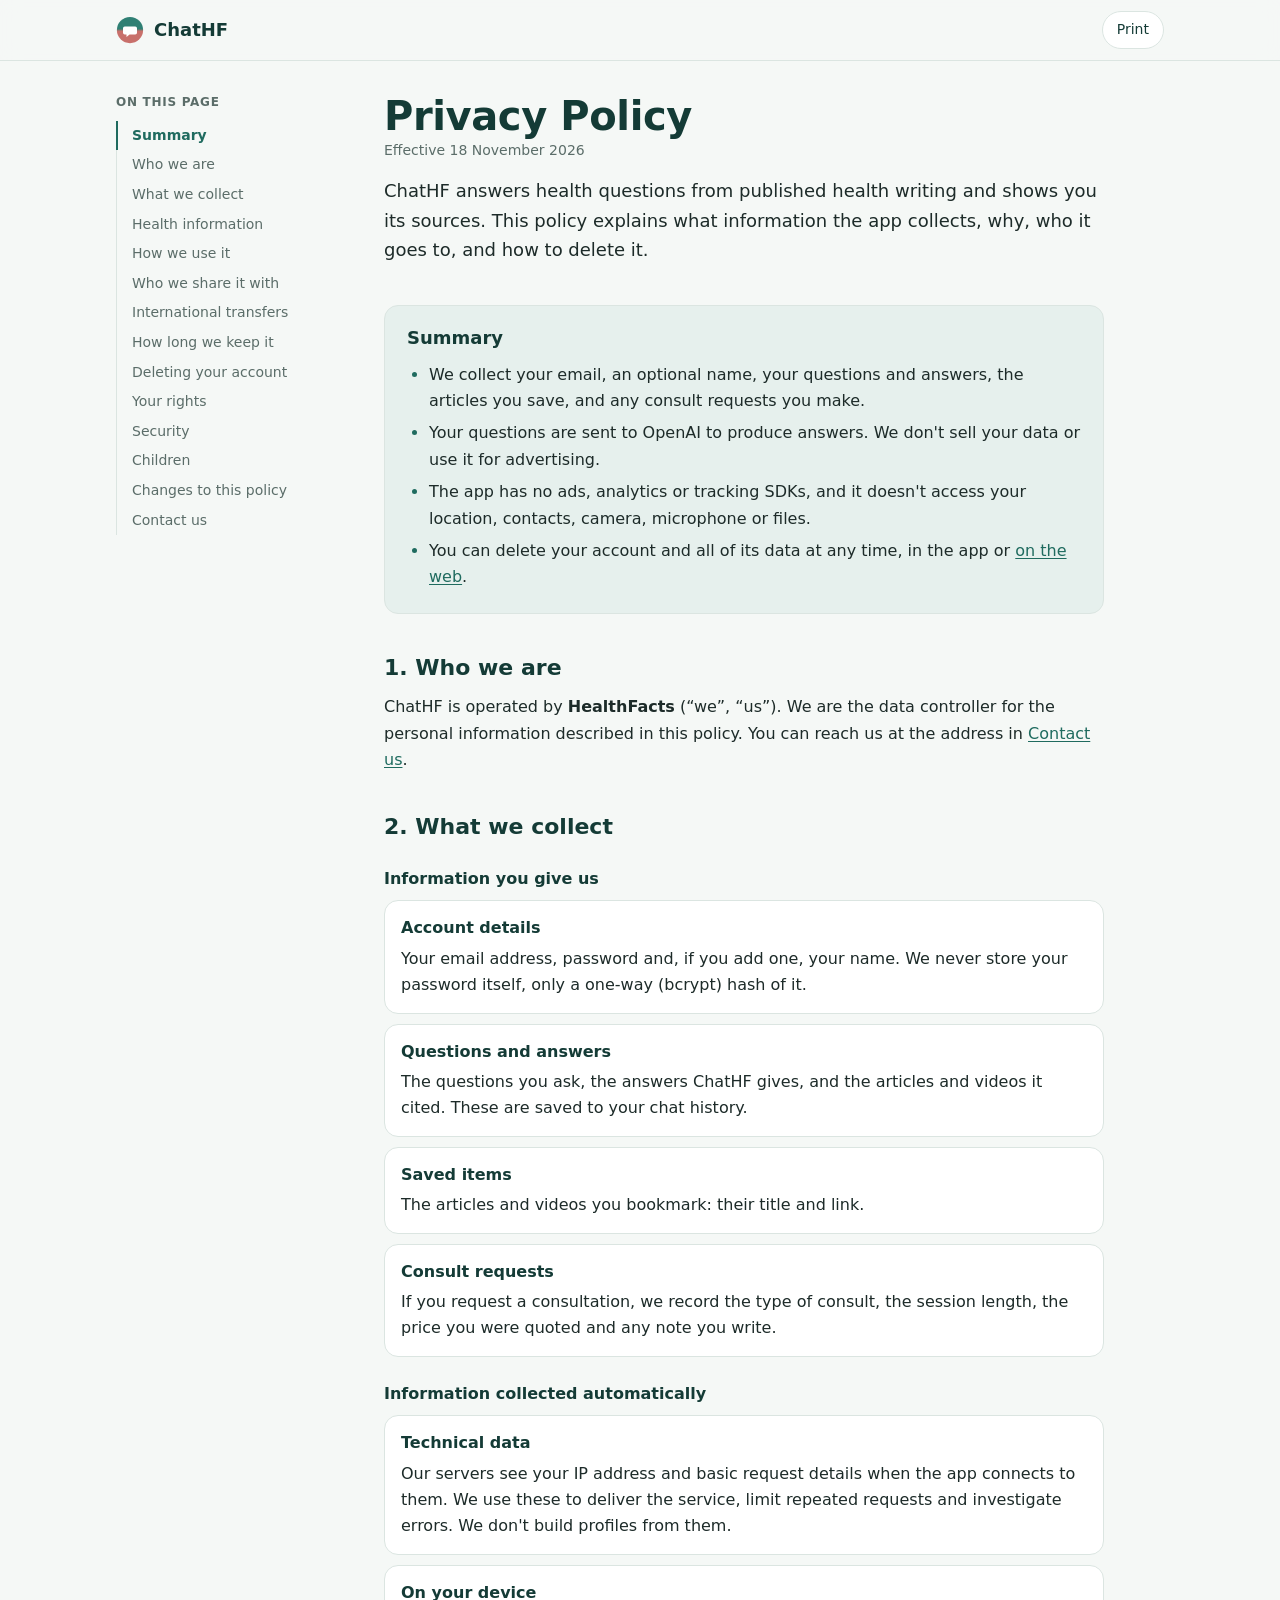
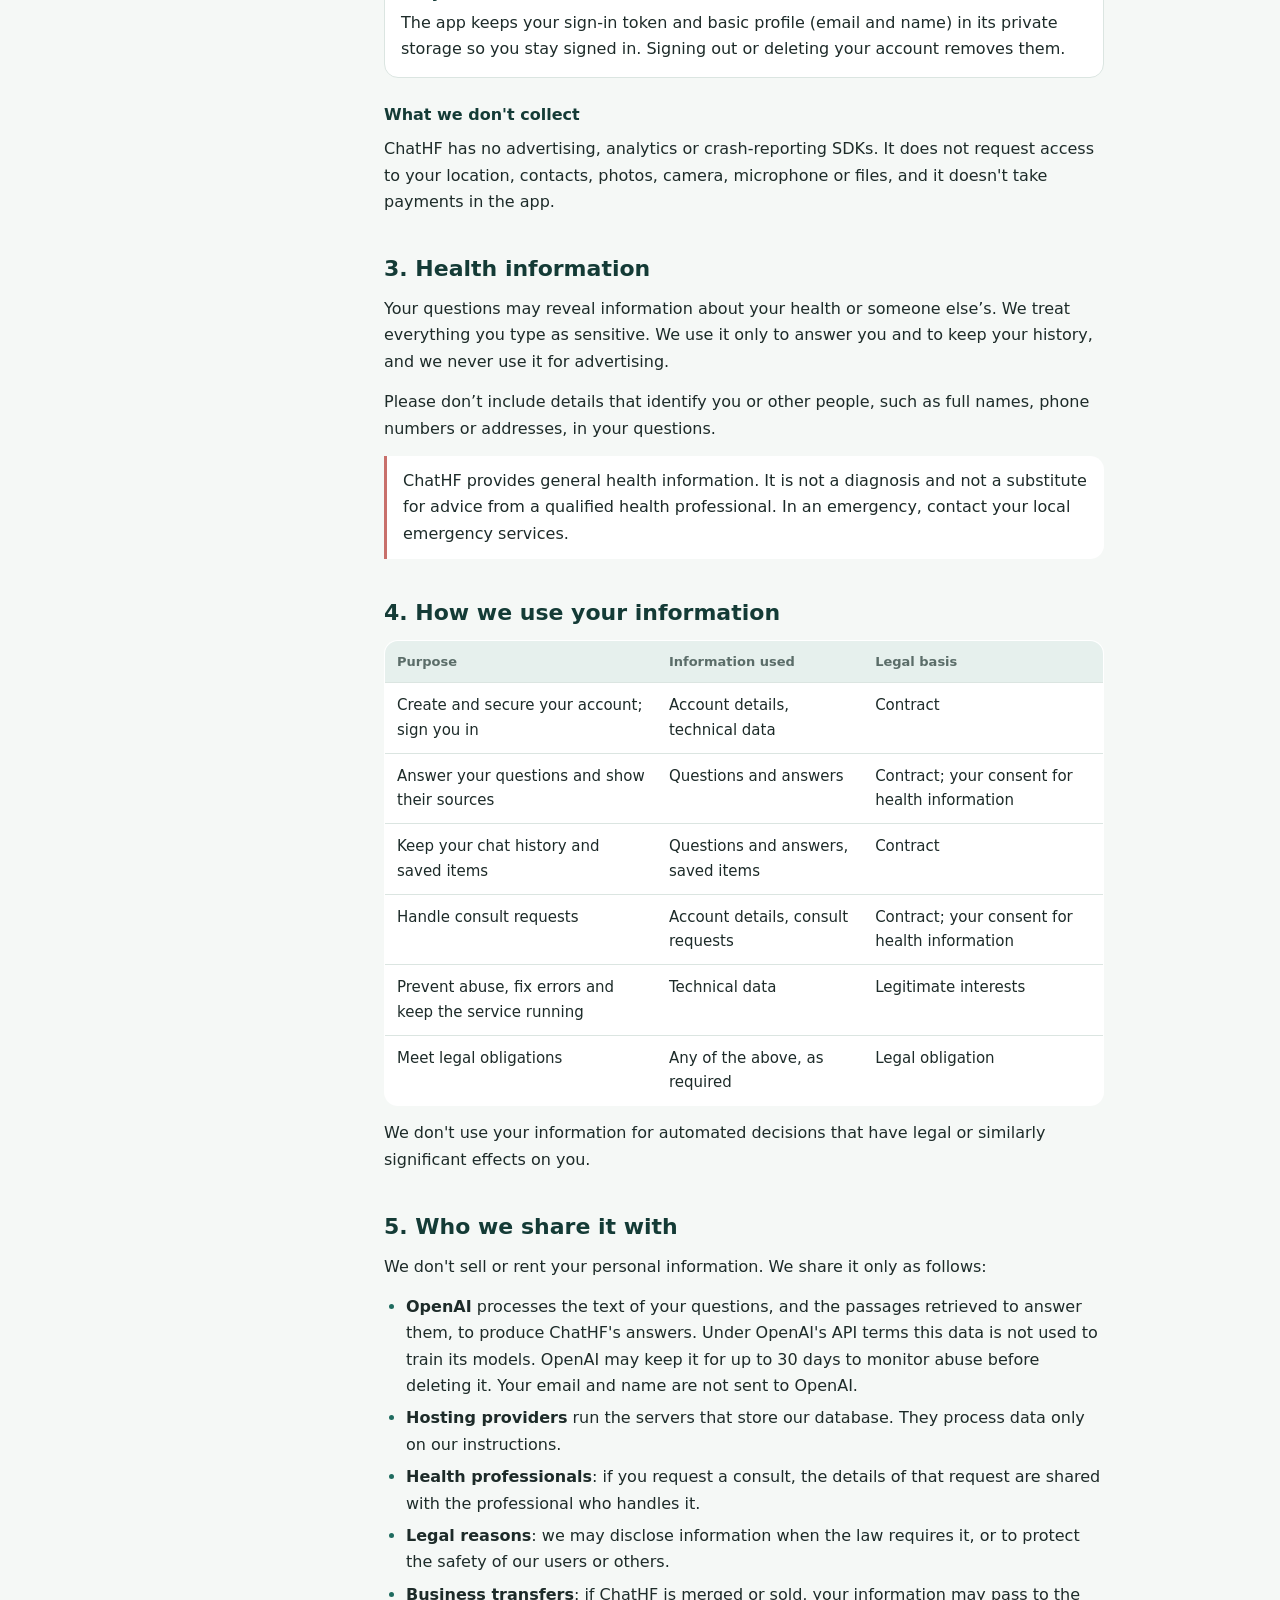
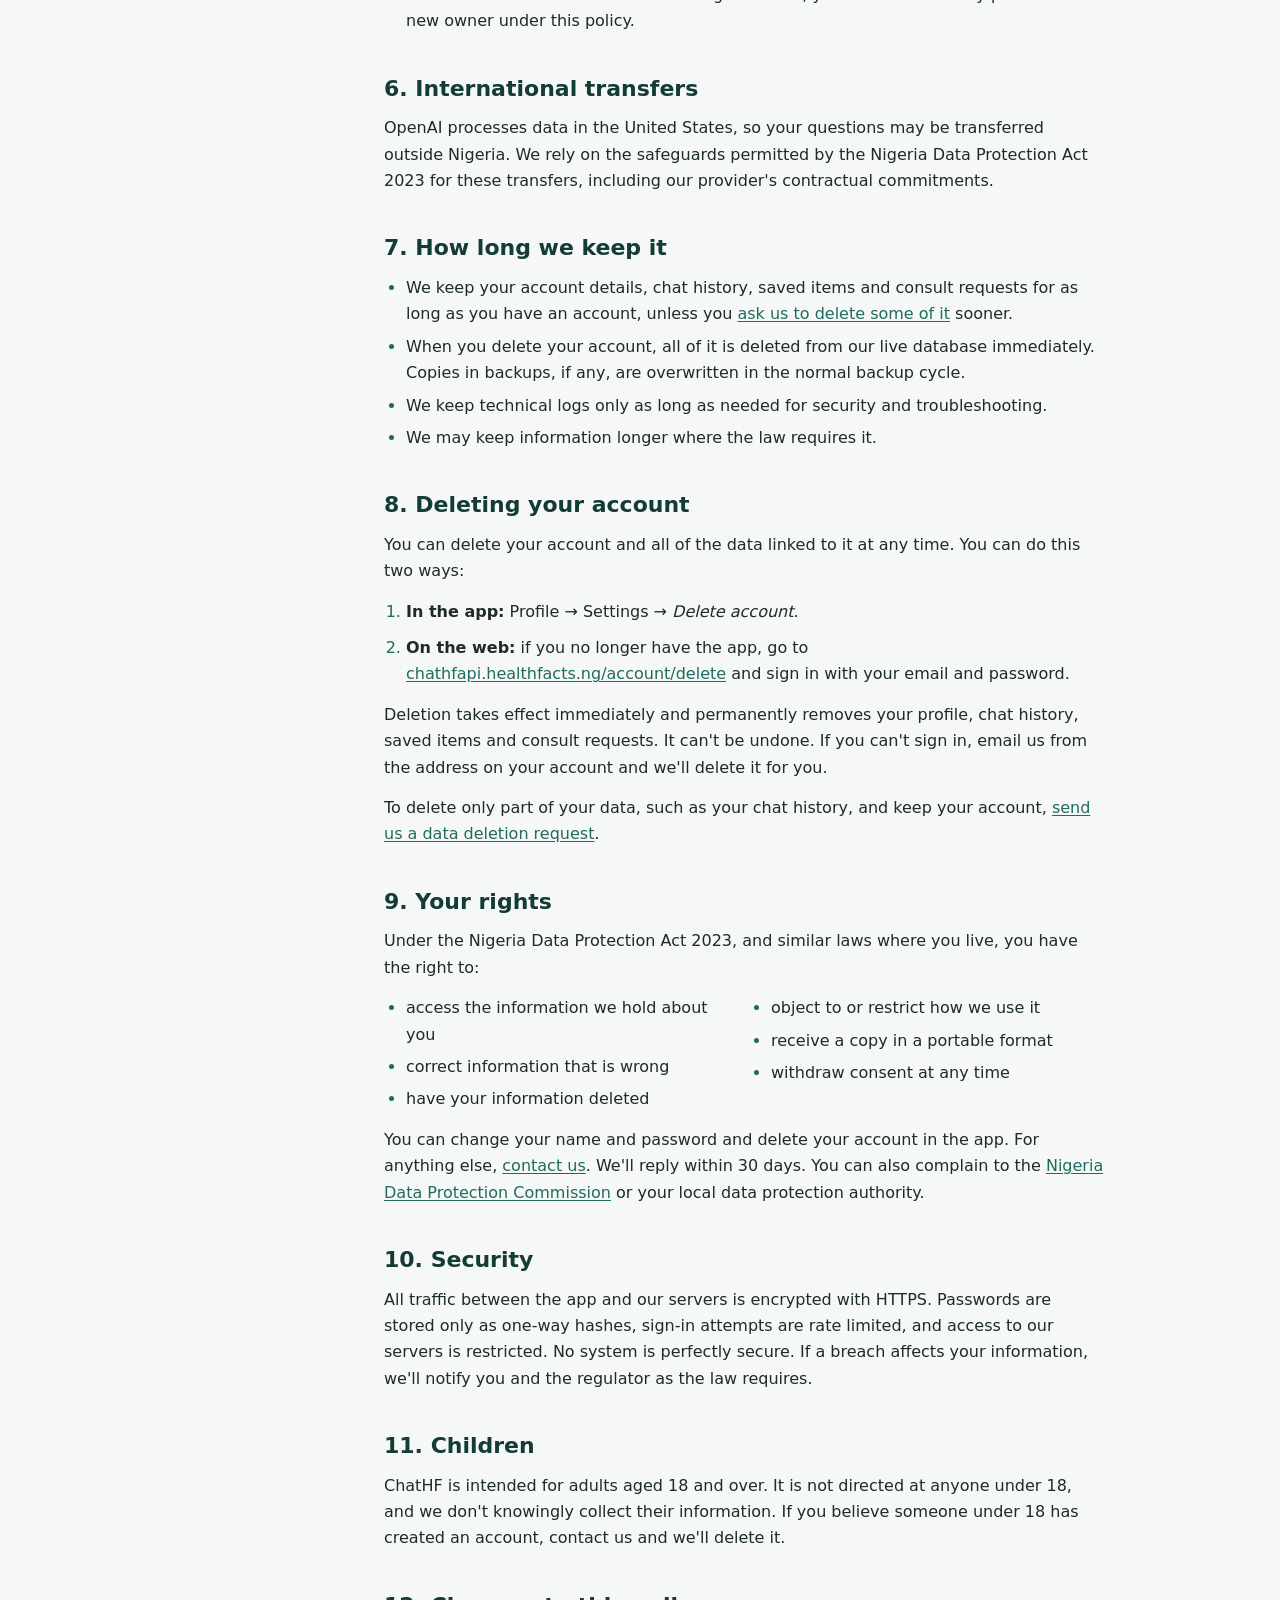
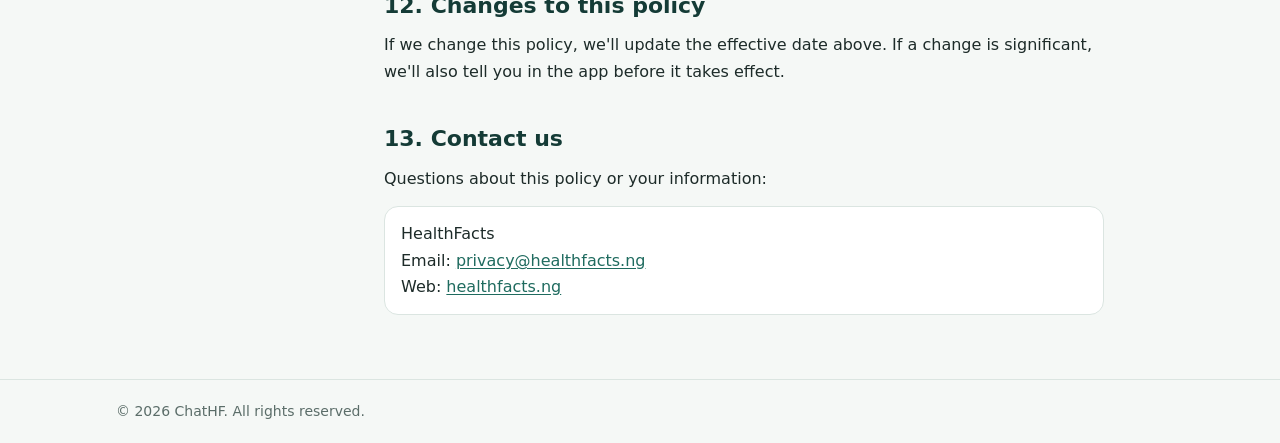
<file: index.html>
<!doctype html>
<html lang="en">
<head>
  <meta charset="utf-8">
  <meta name="viewport" content="width=device-width, initial-scale=1">
  <title>Privacy Policy · ChatHF</title>
  <meta name="description" content="How ChatHF collects, uses, shares and deletes your information.">
  <meta name="theme-color" content="#1f6b5f">
  <link rel="icon" href="favicon.svg" type="image/svg+xml">
  <link rel="stylesheet" href="styles.css">
</head>
<body>
  <a class="skip" href="#main">Skip to content</a>

  <header class="masthead">
    <div class="wrap masthead__inner">
      <a class="brand" href="./" aria-label="ChatHF privacy policy home">
        <img src="favicon.svg" alt="" width="28" height="28">
        <span>ChatHF</span>
      </a>
      <button class="print" type="button" data-print>Print</button>
    </div>
  </header>

  <div class="wrap layout">
    <nav class="toc" aria-label="On this page">
      <p class="toc__title">On this page</p>
      <ol>
        <li><a href="#summary">Summary</a></li>
        <li><a href="#who-we-are">Who we are</a></li>
        <li><a href="#what-we-collect">What we collect</a></li>
        <li><a href="#health-information">Health information</a></li>
        <li><a href="#how-we-use">How we use it</a></li>
        <li><a href="#sharing">Who we share it with</a></li>
        <li><a href="#transfers">International transfers</a></li>
        <li><a href="#retention">How long we keep it</a></li>
        <li><a href="#delete">Deleting your account</a></li>
        <li><a href="#rights">Your rights</a></li>
        <li><a href="#security">Security</a></li>
        <li><a href="#children">Children</a></li>
        <li><a href="#changes">Changes to this policy</a></li>
        <li><a href="#contact">Contact us</a></li>
      </ol>
    </nav>

    <main id="main" class="doc">
      <h1>Privacy Policy</h1>
      <p class="meta">Effective <time datetime="2026-11-18">18 November 2026</time></p>

      <p class="lead">
        ChatHF answers health questions from published health writing and shows
        you its sources. This policy explains what information the app collects,
        why, who it goes to, and how to delete it.
      </p>

      <section id="summary" class="summary" aria-labelledby="summary-title">
        <h2 id="summary-title">Summary</h2>
        <ul>
          <li>We collect your email, an optional name, your questions and answers, the articles you save, and any consult requests you make.</li>
          <li>Your questions are sent to OpenAI to produce answers. We don't sell your data or use it for advertising.</li>
          <li>The app has no ads, analytics or tracking SDKs, and it doesn't access your location, contacts, camera, microphone or files.</li>
          <li>You can delete your account and all of its data at any time, in the app or <a href="#delete">on the web</a>.</li>
        </ul>
      </section>

      <section id="who-we-are">
        <h2>1. Who we are</h2>
        <p>
          ChatHF is operated by <strong data-fill="operator">HealthFacts</strong>
          (“we”, “us”). We are the data controller for the personal information
          described in this policy. You can reach us at the address in
          <a href="#contact">Contact us</a>.
        </p>
      </section>

      <section id="what-we-collect">
        <h2>2. What we collect</h2>

        <h3>Information you give us</h3>
        <dl class="data">
          <div>
            <dt>Account details</dt>
            <dd>Your email address, password and, if you add one, your name. We never store your password itself, only a one-way (bcrypt) hash of it.</dd>
          </div>
          <div>
            <dt>Questions and answers</dt>
            <dd>The questions you ask, the answers ChatHF gives, and the articles and videos it cited. These are saved to your chat history.</dd>
          </div>
          <div>
            <dt>Saved items</dt>
            <dd>The articles and videos you bookmark: their title and link.</dd>
          </div>
          <div>
            <dt>Consult requests</dt>
            <dd>If you request a consultation, we record the type of consult, the session length, the price you were quoted and any note you write.</dd>
          </div>
        </dl>

        <h3>Information collected automatically</h3>
        <dl class="data">
          <div>
            <dt>Technical data</dt>
            <dd>Our servers see your IP address and basic request details when the app connects to them. We use these to deliver the service, limit repeated requests and investigate errors. We don't build profiles from them.</dd>
          </div>
          <div>
            <dt>On your device</dt>
            <dd>The app keeps your sign-in token and basic profile (email and name) in its private storage so you stay signed in. Signing out or deleting your account removes them.</dd>
          </div>
        </dl>

        <h3>What we don't collect</h3>
        <p>
          ChatHF has no advertising, analytics or crash-reporting SDKs. It does
          not request access to your location, contacts, photos, camera,
          microphone or files, and it doesn't take payments in the app.
        </p>
      </section>

      <section id="health-information">
        <h2>3. Health information</h2>
        <p>
          Your questions may reveal information about your health or someone
          else’s. We treat everything you type as sensitive. We use it only to
          answer you and to keep your history, and we never use it for
          advertising.
        </p>
        <p>
          Please don’t include details that identify you or other people, such
          as full names, phone numbers or addresses, in your questions.
        </p>
        <p class="note">
          ChatHF provides general health information. It is not a diagnosis and
          not a substitute for advice from a qualified health professional. In
          an emergency, contact your local emergency services.
        </p>
      </section>

      <section id="how-we-use">
        <h2>4. How we use your information</h2>
        <table>
          <thead>
            <tr><th scope="col">Purpose</th><th scope="col">Information used</th><th scope="col">Legal basis</th></tr>
          </thead>
          <tbody>
            <tr><td>Create and secure your account; sign you in</td><td>Account details, technical data</td><td>Contract</td></tr>
            <tr><td>Answer your questions and show their sources</td><td>Questions and answers</td><td>Contract; your consent for health information</td></tr>
            <tr><td>Keep your chat history and saved items</td><td>Questions and answers, saved items</td><td>Contract</td></tr>
            <tr><td>Handle consult requests</td><td>Account details, consult requests</td><td>Contract; your consent for health information</td></tr>
            <tr><td>Prevent abuse, fix errors and keep the service running</td><td>Technical data</td><td>Legitimate interests</td></tr>
            <tr><td>Meet legal obligations</td><td>Any of the above, as required</td><td>Legal obligation</td></tr>
          </tbody>
        </table>
        <p>We don't use your information for automated decisions that have legal or similarly significant effects on you.</p>
      </section>

      <section id="sharing">
        <h2>5. Who we share it with</h2>
        <p>We don't sell or rent your personal information. We share it only as follows:</p>
        <ul>
          <li>
            <strong>OpenAI</strong> processes the text of your questions, and the
            passages retrieved to answer them, to produce ChatHF's answers. Under
            OpenAI's API terms this data is not used to train its models. OpenAI
            may keep it for up to 30 days to monitor abuse before deleting it.
            Your email and name are not sent to OpenAI.
          </li>
          <li>
            <strong>Hosting providers</strong> run the servers that store our
            database. They process data only on our instructions.
          </li>
          <li>
            <strong>Health professionals</strong>: if you request a consult, the
            details of that request are shared with the professional who handles it.
          </li>
          <li>
            <strong>Legal reasons</strong>: we may disclose information when the
            law requires it, or to protect the safety of our users or others.
          </li>
          <li>
            <strong>Business transfers</strong>: if ChatHF is merged or sold,
            your information may pass to the new owner under this policy.
          </li>
        </ul>
      </section>

      <section id="transfers">
        <h2>6. International transfers</h2>
        <p>
          OpenAI processes data in the United States, so your questions may be
          transferred outside Nigeria. We rely on the safeguards permitted by the
          Nigeria Data Protection Act 2023 for these transfers, including our
          provider's contractual commitments.
        </p>
      </section>

      <section id="retention">
        <h2>7. How long we keep it</h2>
        <ul>
          <li>We keep your account details, chat history, saved items and consult requests for as long as you have an account, unless you <a href="data-deletion.html">ask us to delete some of it</a> sooner.</li>
          <li>When you delete your account, all of it is deleted from our live database immediately. Copies in backups, if any, are overwritten in the normal backup cycle.</li>
          <li>We keep technical logs only as long as needed for security and troubleshooting.</li>
          <li>We may keep information longer where the law requires it.</li>
        </ul>
      </section>

      <section id="delete">
        <h2>8. Deleting your account</h2>
        <p>You can delete your account and all of the data linked to it at any time. You can do this two ways:</p>
        <ol class="steps">
          <li><strong>In the app:</strong> Profile → Settings → <em>Delete account</em>.</li>
          <li>
            <strong>On the web:</strong> if you no longer have the app, go to
            <a href="https://chathfapi.healthfacts.ng/account/delete">chathfapi.healthfacts.ng/account/delete</a>
            and sign in with your email and password.
          </li>
        </ol>
        <p>
          Deletion takes effect immediately and permanently removes your profile,
          chat history, saved items and consult requests. It can't be undone.
          If you can't sign in, email us from the address on your account and
          we'll delete it for you.
        </p>
        <p>
          To delete only part of your data, such as your chat history, and keep
          your account, <a href="data-deletion.html">send us a data deletion request</a>.
        </p>
      </section>

      <section id="rights">
        <h2>9. Your rights</h2>
        <p>Under the Nigeria Data Protection Act 2023, and similar laws where you live, you have the right to:</p>
        <ul class="cols">
          <li>access the information we hold about you</li>
          <li>correct information that is wrong</li>
          <li>have your information deleted</li>
          <li>object to or restrict how we use it</li>
          <li>receive a copy in a portable format</li>
          <li>withdraw consent at any time</li>
        </ul>
        <p>
          You can change your name and password and delete your account in the
          app. For anything else, <a href="#contact">contact us</a>. We'll reply
          within 30 days. You can also complain to the
          <a href="https://ndpc.gov.ng" rel="noopener">Nigeria Data Protection Commission</a>
          or your local data protection authority.
        </p>
      </section>

      <section id="security">
        <h2>10. Security</h2>
        <p>
          All traffic between the app and our servers is encrypted with HTTPS.
          Passwords are stored only as one-way hashes, sign-in attempts are rate
          limited, and access to our servers is restricted. No system is
          perfectly secure. If a breach affects your information, we'll notify
          you and the regulator as the law requires.
        </p>
      </section>

      <section id="children">
        <h2>11. Children</h2>
        <p>
          ChatHF is intended for adults aged 18 and over. It is not directed
          at anyone under 18, and we don't knowingly collect their
          information. If you believe someone under 18 has created an
          account, contact us and we'll delete it.
        </p>
      </section>

      <section id="changes">
        <h2>12. Changes to this policy</h2>
        <p>
          If we change this policy, we'll update the effective date above. If a
          change is significant, we'll also tell you in the app before it takes effect.
        </p>
      </section>

      <section id="contact">
        <h2>13. Contact us</h2>
        <p>Questions about this policy or your information:</p>
        <address>
          <span data-fill="operator">HealthFacts</span><br>
          Email: <a href="mailto:privacy@healthfacts.ng" data-fill="email">privacy@healthfacts.ng</a><br>
          Web: <a href="https://healthfacts.ng" rel="noopener">healthfacts.ng</a>
        </address>
      </section>
    </main>
  </div>

  <footer class="footer">
    <div class="wrap">© <span data-year>2026</span> ChatHF. All rights reserved.</div>
  </footer>

  <button class="top" type="button" aria-label="Back to top" data-top hidden>↑</button>
  <script src="script.js" defer></script>
</body>
</html>
</file>
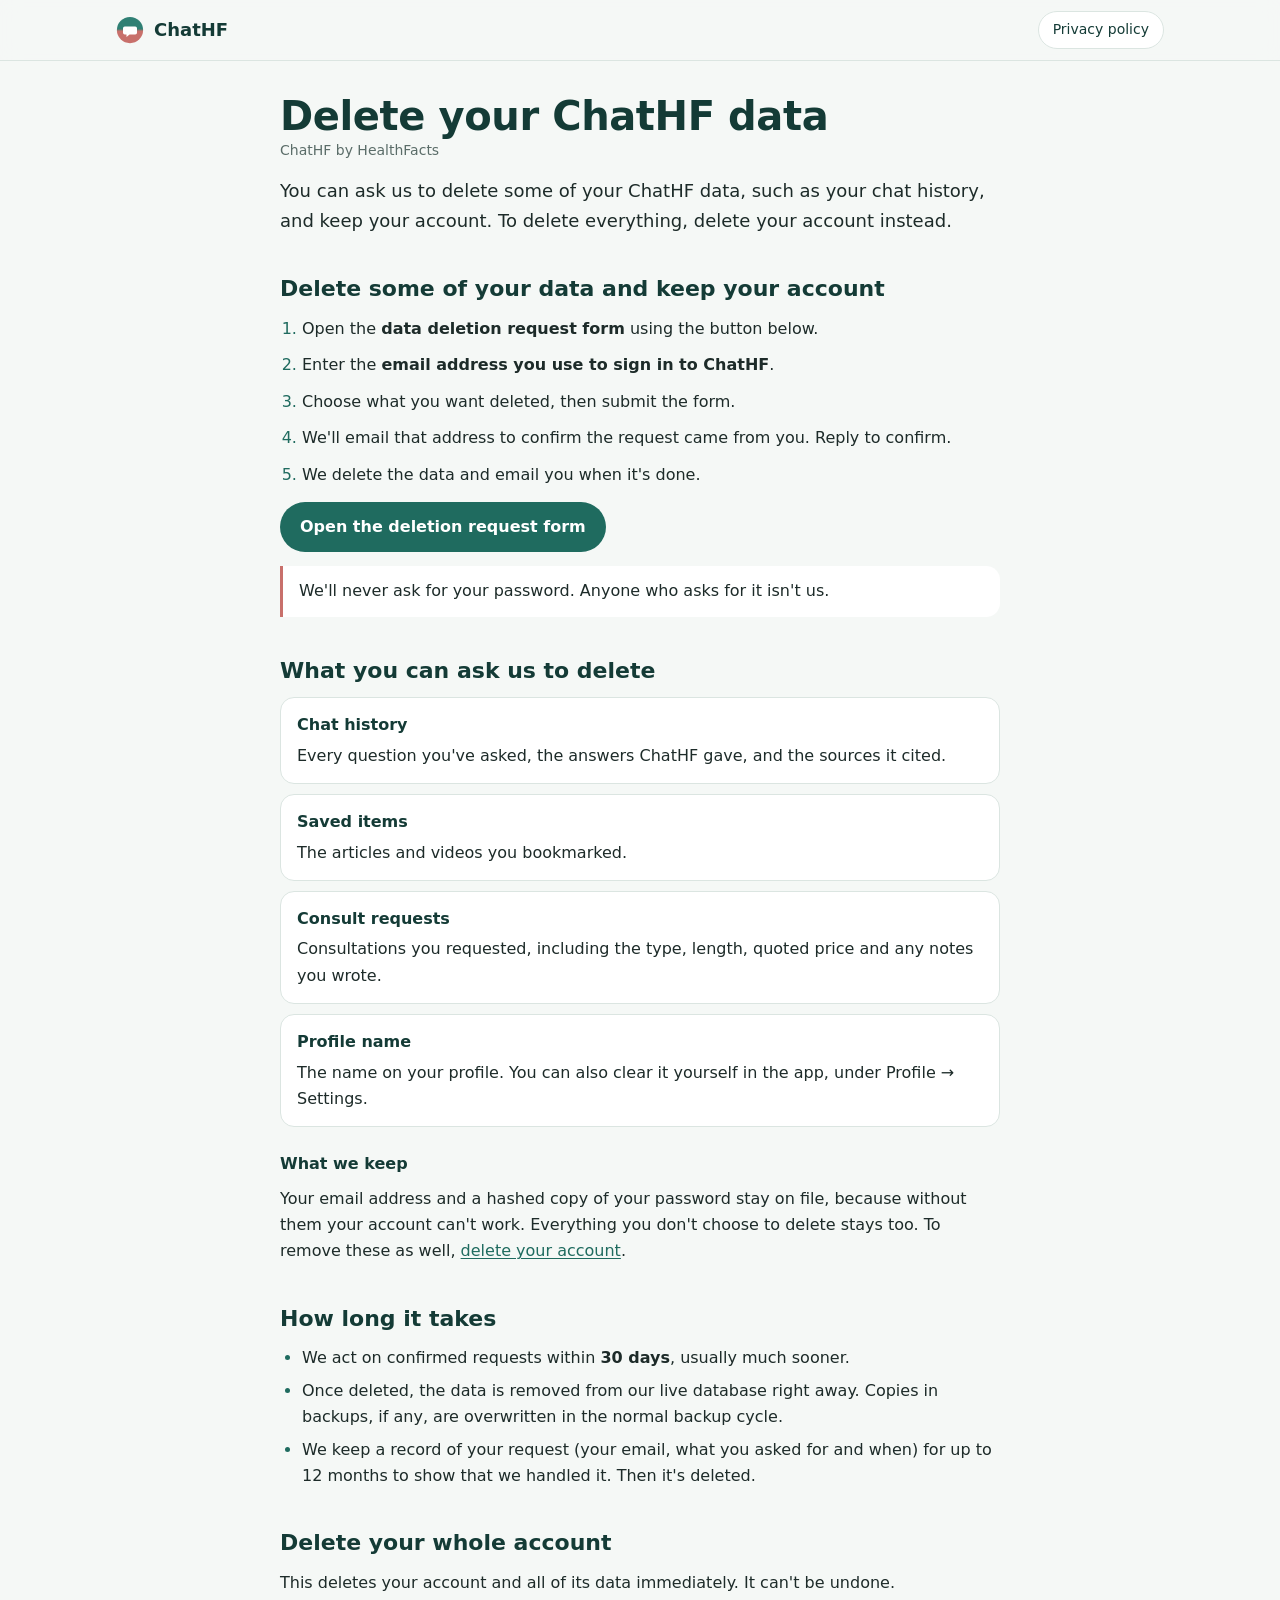
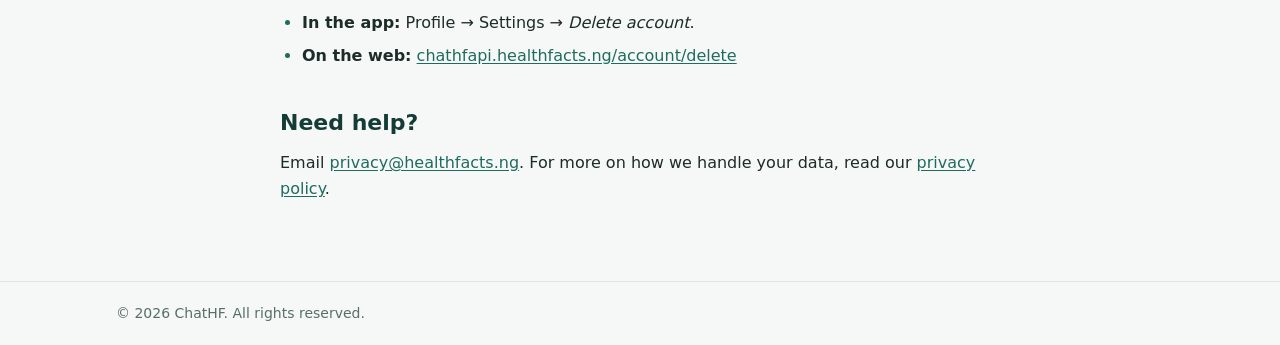
<file: data-deletion.html>
<!doctype html>
<html lang="en">
<head>
  <meta charset="utf-8">
  <meta name="viewport" content="width=device-width, initial-scale=1">
  <title>Delete Your Data · ChatHF</title>
  <meta name="description" content="How to ask ChatHF to delete some or all of your data, with or without deleting your account.">
  <meta name="theme-color" content="#1f6b5f">
  <link rel="icon" href="favicon.svg" type="image/svg+xml">
  <link rel="stylesheet" href="styles.css">
</head>
<body>
  <a class="skip" href="#main">Skip to content</a>

  <header class="masthead">
    <div class="wrap masthead__inner">
      <a class="brand" href="./" aria-label="ChatHF privacy policy">
        <img src="favicon.svg" alt="" width="28" height="28">
        <span>ChatHF</span>
      </a>
      <a class="print" href="./">Privacy policy</a>
    </div>
  </header>

  <div class="wrap layout layout--single">
    <main id="main" class="doc">
      <h1>Delete your ChatHF data</h1>
      <p class="meta">ChatHF by HealthFacts</p>

      <p class="lead">
        You can ask us to delete some of your ChatHF data, such as your chat
        history, and keep your account. To delete everything, delete your
        account instead.
      </p>

      <section aria-labelledby="partial">
        <h2 id="partial">Delete some of your data and keep your account</h2>
        <ol class="steps">
          <li>Open the <strong>data deletion request form</strong> using the button below.</li>
          <li>Enter the <strong>email address you use to sign in to ChatHF</strong>.</li>
          <li>Choose what you want deleted, then submit the form.</li>
          <li>We'll email that address to confirm the request came from you. Reply to confirm.</li>
          <li>We delete the data and email you when it's done.</li>
        </ol>
        <p>
          <a class="button" href="https://docs.google.com/forms/d/e/1FAIpQLScOc4FXI9Rt1g-SHGHQ6csjLxdgS4amYik6MtYMd0ay91aXvg/viewform" data-form-link rel="noopener">
            Open the deletion request form
          </a>
        </p>
        <p class="note">
          We'll never ask for your password. Anyone who asks for it isn't us.
        </p>
      </section>

      <section aria-labelledby="what">
        <h2 id="what">What you can ask us to delete</h2>
        <dl class="data">
          <div>
            <dt>Chat history</dt>
            <dd>Every question you've asked, the answers ChatHF gave, and the sources it cited.</dd>
          </div>
          <div>
            <dt>Saved items</dt>
            <dd>The articles and videos you bookmarked.</dd>
          </div>
          <div>
            <dt>Consult requests</dt>
            <dd>Consultations you requested, including the type, length, quoted price and any notes you wrote.</dd>
          </div>
          <div>
            <dt>Profile name</dt>
            <dd>The name on your profile. You can also clear it yourself in the app, under Profile → Settings.</dd>
          </div>
        </dl>
        <h3>What we keep</h3>
        <p>
          Your email address and a hashed copy of your password stay on file,
          because without them your account can't work. Everything you don't
          choose to delete stays too. To remove these as well,
          <a href="#account">delete your account</a>.
        </p>
      </section>

      <section aria-labelledby="timing">
        <h2 id="timing">How long it takes</h2>
        <ul>
          <li>We act on confirmed requests within <strong>30 days</strong>, usually much sooner.</li>
          <li>Once deleted, the data is removed from our live database right away. Copies in backups, if any, are overwritten in the normal backup cycle.</li>
          <li>We keep a record of your request (your email, what you asked for and when) for up to 12 months to show that we handled it. Then it's deleted.</li>
        </ul>
      </section>

      <section id="account" aria-labelledby="account-title">
        <h2 id="account-title">Delete your whole account</h2>
        <p>This deletes your account and all of its data immediately. It can't be undone.</p>
        <ul>
          <li><strong>In the app:</strong> Profile → Settings → <em>Delete account</em>.</li>
          <li><strong>On the web:</strong> <a href="https://chathfapi.healthfacts.ng/account/delete">chathfapi.healthfacts.ng/account/delete</a></li>
        </ul>
      </section>

      <section aria-labelledby="help">
        <h2 id="help">Need help?</h2>
        <p>
          Email <a href="mailto:privacy@healthfacts.ng">privacy@healthfacts.ng</a>.
          For more on how we handle your data, read our <a href="./">privacy policy</a>.
        </p>
      </section>
    </main>
  </div>

  <footer class="footer">
    <div class="wrap">© <span data-year>2026</span> ChatHF. All rights reserved.</div>
  </footer>

  <script src="script.js" defer></script>
</body>
</html>
</file>
<file: styles.css>
:root {
  --teal: #1f6b5f;
  --teal-ink: #143b36;
  --teal-soft: #e6f0ed;
  --rose: #c8706b;
  --bg: #f5f8f6;
  --surface: #ffffff;
  --text: #1d2b29;
  --muted: #5b6d69;
  --border: #dbe5e1;
  --link: #1f6b5f;
  --radius: 14px;
  --font: system-ui, -apple-system, "Segoe UI", Roboto, "Helvetica Neue", Arial, sans-serif;
  color-scheme: light;
}

@media (prefers-color-scheme: dark) {
  :root {
    --teal: #5aa596;
    --teal-ink: #d7ebe6;
    --teal-soft: #17302c;
    --bg: #0e1715;
    --surface: #14201e;
    --text: #e2ebe8;
    --muted: #9db1ac;
    --border: #253633;
    --link: #7cc4b4;
    color-scheme: dark;
  }
}

*, *::before, *::after { box-sizing: border-box; }

html { scroll-behavior: smooth; scroll-padding-top: 80px; -webkit-text-size-adjust: 100%; }
@media (prefers-reduced-motion: reduce) { html { scroll-behavior: auto; } }

body {
  margin: 0;
  background: var(--bg);
  color: var(--text);
  font: 16px/1.65 var(--font);
}

a { color: var(--link); text-underline-offset: 2px; }
a:hover { text-decoration-thickness: 2px; }
:focus-visible { outline: 2px solid var(--teal); outline-offset: 2px; border-radius: 4px; }

.skip {
  position: absolute; left: 16px; top: -48px;
  background: var(--teal); color: #fff; padding: 8px 12px; border-radius: 8px; z-index: 20;
}
.skip:focus { top: 12px; }

.wrap { max-width: 1080px; margin: 0 auto; padding: 0 16px; }

/* ---------------------------------------------------------------- header */
.masthead {
  position: sticky; top: 0; z-index: 10;
  background: color-mix(in srgb, var(--bg) 88%, transparent);
  backdrop-filter: saturate(1.4) blur(10px);
  -webkit-backdrop-filter: saturate(1.4) blur(10px);
  border-bottom: 1px solid var(--border);
}
.masthead__inner { display: flex; align-items: center; justify-content: space-between; height: 60px; }
.brand { display: inline-flex; align-items: center; gap: 10px; color: var(--teal-ink); font-weight: 700; font-size: 18px; text-decoration: none; }
.print {
  font: inherit; font-size: 14px; color: var(--teal-ink);
  background: var(--surface); border: 1px solid var(--border); border-radius: 999px;
  padding: 6px 14px; cursor: pointer;
}
.print:hover { border-color: var(--teal); }

/* ---------------------------------------------------------------- layout */
.layout { display: grid; grid-template-columns: 1fr; gap: 32px; padding-top: 32px; padding-bottom: 64px; }
@media (min-width: 900px) { .layout { grid-template-columns: 220px minmax(0, 1fr); gap: 48px; } }

.toc { display: none; }
@media (min-width: 900px) {
  .toc { display: block; position: sticky; top: 92px; align-self: start; max-height: calc(100vh - 110px); overflow: auto; }
}
.toc__title { margin: 0 0 8px; font-size: 12px; font-weight: 600; letter-spacing: .06em; text-transform: uppercase; color: var(--muted); }
.toc ol { list-style: none; margin: 0; padding: 0; border-left: 1px solid var(--border); }
.toc a {
  display: block; padding: 5px 0 5px 14px; margin-left: -1px;
  font-size: 14px; line-height: 1.4; color: var(--muted); text-decoration: none;
  border-left: 2px solid transparent;
}
.toc a:hover { color: var(--text); }
.toc a[aria-current="true"] { color: var(--teal); border-left-color: var(--teal); font-weight: 600; }

/* --------------------------------------------------------------- content */
.doc { max-width: 720px; min-width: 0; }
.doc h1 { margin: 0; font-size: clamp(30px, 5vw, 40px); line-height: 1.15; color: var(--teal-ink); letter-spacing: -0.01em; }
.meta { margin: 8px 0 24px; color: var(--muted); font-size: 14px; }
.lead { font-size: 18px; color: var(--text); }

.doc section { margin-top: 40px; }
.doc h2 { margin: 0 0 12px; font-size: 22px; line-height: 1.3; color: var(--teal-ink); }
.doc h3 { margin: 24px 0 8px; font-size: 16px; color: var(--teal-ink); }
.doc p, .doc ul, .doc ol { margin: 0 0 14px; }
.doc ul, .doc ol { padding-left: 22px; }
.doc li { margin-bottom: 6px; }
.doc li::marker { color: var(--teal); }

.summary {
  background: var(--teal-soft); border: 1px solid var(--border); border-radius: var(--radius);
  padding: 20px 22px 8px;
}
.summary h2 { font-size: 18px; }

.data { margin: 0 0 14px; display: grid; gap: 10px; }
.data > div { background: var(--surface); border: 1px solid var(--border); border-radius: var(--radius); padding: 14px 16px; }
.data dt { font-weight: 600; color: var(--teal-ink); }
.data dd { margin: 4px 0 0; color: var(--text); }

.note {
  border-left: 3px solid var(--rose); background: var(--surface);
  padding: 12px 16px; border-radius: 0 var(--radius) var(--radius) 0; color: var(--text);
}

table { width: 100%; border-collapse: collapse; margin: 0 0 14px; font-size: 15px; background: var(--surface); border: 1px solid var(--border); border-radius: var(--radius); overflow: hidden; }
th, td { text-align: left; vertical-align: top; padding: 10px 12px; border-bottom: 1px solid var(--border); }
th { font-size: 13px; font-weight: 600; color: var(--muted); background: var(--teal-soft); }
tbody tr:last-child td { border-bottom: 0; }

/* Tables stack into cards on narrow screens so the page never scrolls sideways. */
@media (max-width: 600px) {
  table, thead, tbody, tr, td { display: block; }
  thead { position: absolute; width: 1px; height: 1px; overflow: hidden; clip: rect(0 0 0 0); }
  tr { padding: 10px 12px; border-bottom: 1px solid var(--border); }
  tbody tr:last-child { border-bottom: 0; }
  td { padding: 2px 0; border: 0; }
  td:first-child { font-weight: 600; color: var(--teal-ink); }
  td:nth-child(2)::before { content: "Uses: "; color: var(--muted); }
  td:nth-child(3)::before { content: "Basis: "; color: var(--muted); }
}

.steps li { margin-bottom: 10px; }

@media (min-width: 900px) { .layout--single { grid-template-columns: minmax(0, 720px); justify-content: center; } }
a.print { text-decoration: none; }

.button {
  display: inline-block; padding: 12px 20px; border-radius: 999px;
  background: var(--teal); color: #fff; font-weight: 600; text-decoration: none;
}
.button:hover { filter: brightness(1.08); text-decoration: none; }
@media (prefers-color-scheme: dark) { .button { color: #0e1715; } }
@media (min-width: 600px) { .cols { columns: 2; column-gap: 32px; } .cols li { break-inside: avoid; } }

address { font-style: normal; background: var(--surface); border: 1px solid var(--border); border-radius: var(--radius); padding: 14px 16px; }

/* ---------------------------------------------------------------- footer */
.footer { border-top: 1px solid var(--border); padding: 20px 0; color: var(--muted); font-size: 14px; }

.top {
  position: fixed; right: 16px; bottom: 16px; width: 44px; height: 44px; border-radius: 50%;
  border: 1px solid var(--border); background: var(--surface); color: var(--teal-ink);
  font-size: 18px; cursor: pointer; box-shadow: 0 4px 14px rgb(20 59 54 / .12);
}
.top:hover { border-color: var(--teal); }

/* ----------------------------------------------------------------- print */
@media print {
  .masthead, .toc, .footer, .top, .skip { display: none !important; }
  body { background: #fff; color: #000; font-size: 11pt; }
  .layout { display: block; padding: 0; }
  .doc { max-width: none; }
  .summary, .data > div, .note, table, address { background: none; border-color: #bbb; }
  a { color: inherit; }
  section { break-inside: avoid-page; }
}
</file>
